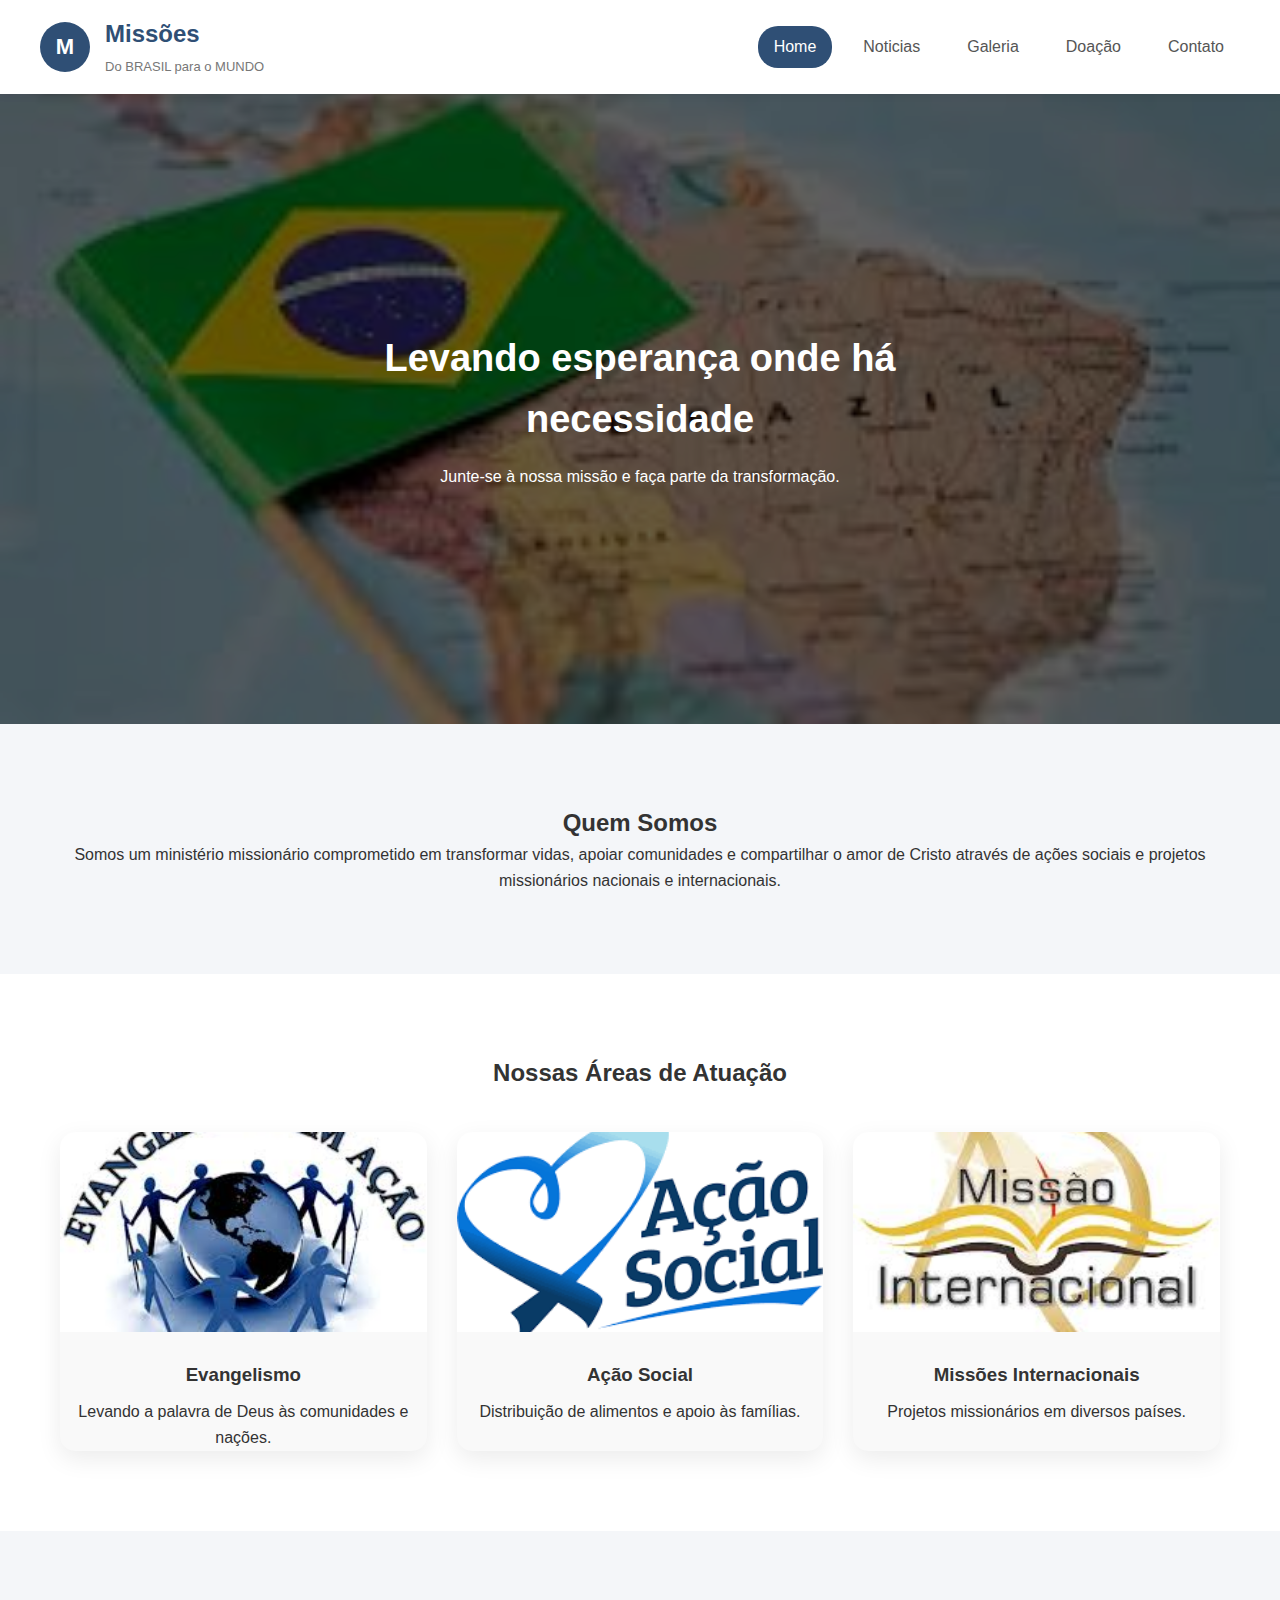
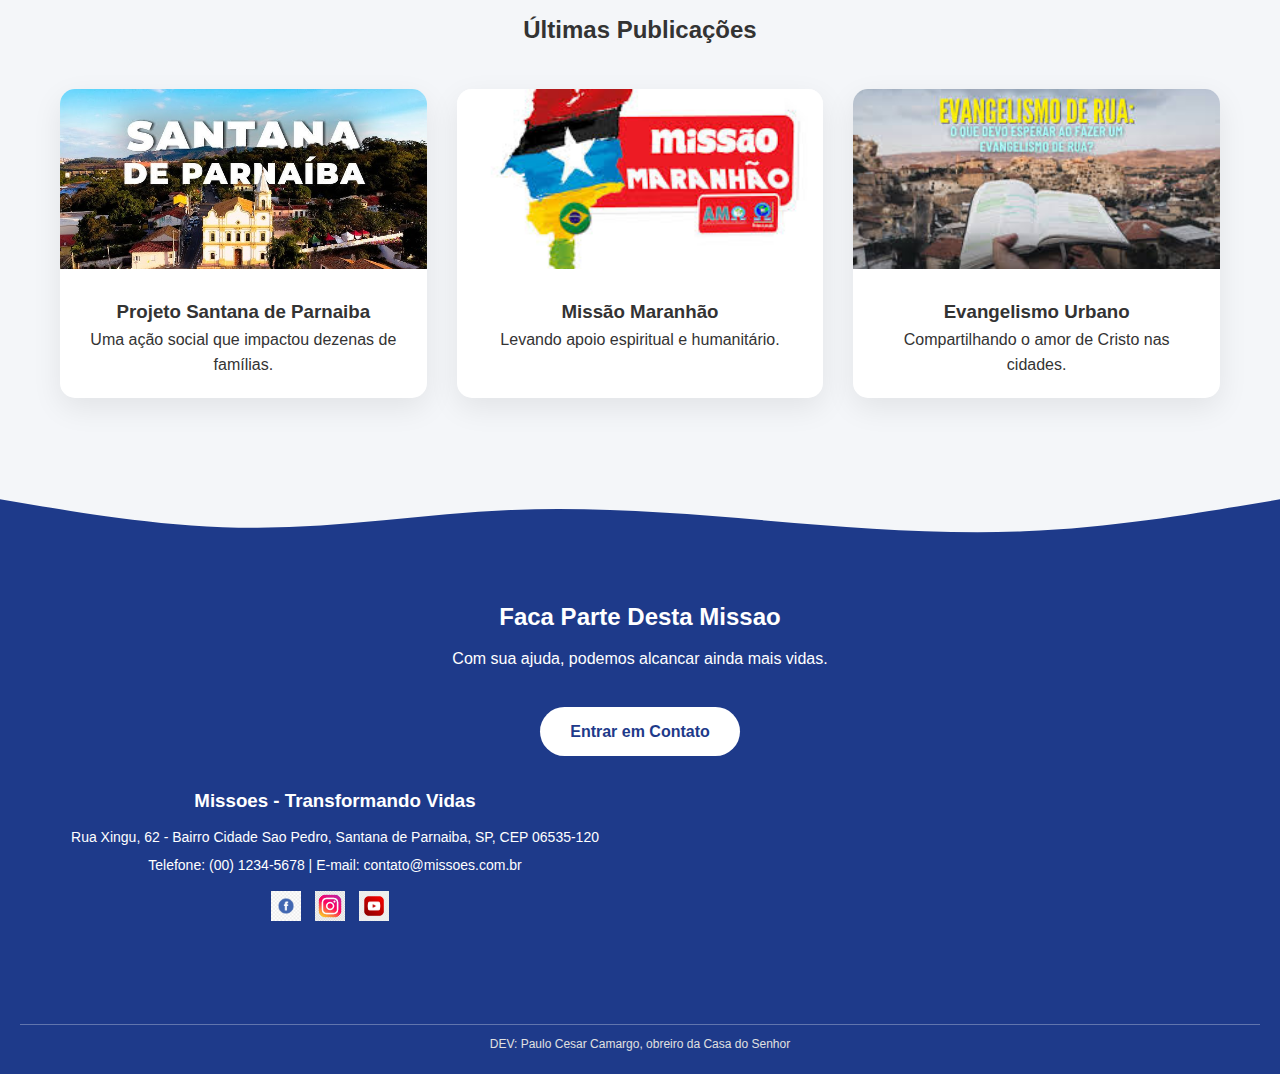
<file: index.html>
<!DOCTYPE html>
<html lang="pt-br">
<head>
<meta charset="UTF-8">
<meta name="viewport" content="width=device-width, initial-scale=1.0">
<title>Missões - Transformando Vidas</title>
<link rel="stylesheet" href="css/footer.css">
<link rel="stylesheet" href="css/header.css">
<link rel="stylesheet" href="css/style.css">
</head>
<body>

<div id="header"></div>

<!-- HERO MODERNO -->
<section class="hero">

    <div class="hero-slide active" style="background-image:url('assets/images/banner1.jpg')">
        <div class="hero-overlay"></div>
        <div class="hero-content">
            <h1>Levando esperança onde há necessidade</h1>
            <p>Junte-se à nossa missão e faça parte da transformação.</p>
            
        </div>
    </div>

    <div class="hero-slide" style="background-image:url('assets/images/banner2.jpg')">
        <div class="hero-overlay"></div>
        <div class="hero-content">
            <h1>Impactando famílias</h1>
            <p>Através de ações sociais e evangelismo.</p>
        </div>
    </div>

    <div class="hero-slide" style="background-image:url('assets/images/banner3.jpeg')">
        <div class="hero-overlay"></div>
        <div class="hero-content">
            <h1>Missões pelo mundo</h1>
            <p>Expandindo o Reino de Deus.</p>
        </div>
    </div>

</section>

<!-- SOBRE -->
<section class="sobre">
    <div class="container">
        <h2>Quem Somos</h2>
        <p>
            Somos um ministério missionário comprometido em transformar vidas,
            apoiar comunidades e compartilhar o amor de Cristo através de ações sociais
            e projetos missionários nacionais e internacionais.
        </p>
    </div>
</section>

<!-- ÁREAS -->
<section class="areas">
    <div class="container">
        <h2>Nossas Áreas de Atuação</h2>

        <div class="areas-grid">
            <div class="area-card">
                <img src="assets/images/area1.jpeg">
                <h3>Evangelismo</h3>
                <p>Levando a palavra de Deus às comunidades e nações.</p>
            </div>

            <div class="area-card">
                <img src="assets/images/acao_social.png">
                <h3>Ação Social</h3>
                <p>Distribuição de alimentos e apoio às famílias.</p>
            </div>

            <div class="area-card">
                <img src="assets/images/internacional.jpeg">
                <h3>Missões Internacionais</h3>
                <p>Projetos missionários em diversos países.</p>
            </div>
        </div>
    </div>
</section>

<!-- PUBLICAÇÕES -->
<section class="publicacoes">
    <div class="container">
        <h2>Últimas Publicações</h2>
        <div class="cards-grid">
            <div class="post-card">
                <img src="assets/images/santana.jpg">
                <div class="post-content">
                    <h3>Projeto Santana de Parnaiba</h3>
                    <p>Uma ação social que impactou dezenas de famílias.</p>
                </div>
            </div>

            <div class="post-card">
                <img src="assets/images/maranhao.jpeg">
                <div class="post-content">
                    <h3>Missão Maranhão</h3>
                    <p>Levando apoio espiritual e humanitário.</p>
                </div>
            </div>

            <div class="post-card">
                <img src="assets/images/evenDeRua.jpeg">
                <div class="post-content">
                    <h3>Evangelismo Urbano</h3>
                    <p>Compartilhando o amor de Cristo nas cidades.</p>
                </div>
            </div>
        </div>
    </div>
</section>



<div id="footer"></div>


<script src="js/include.js"></script>
<script src="js/home.js"></script>
<script src="js/script.js"></script>
</body>

</html>
</file>
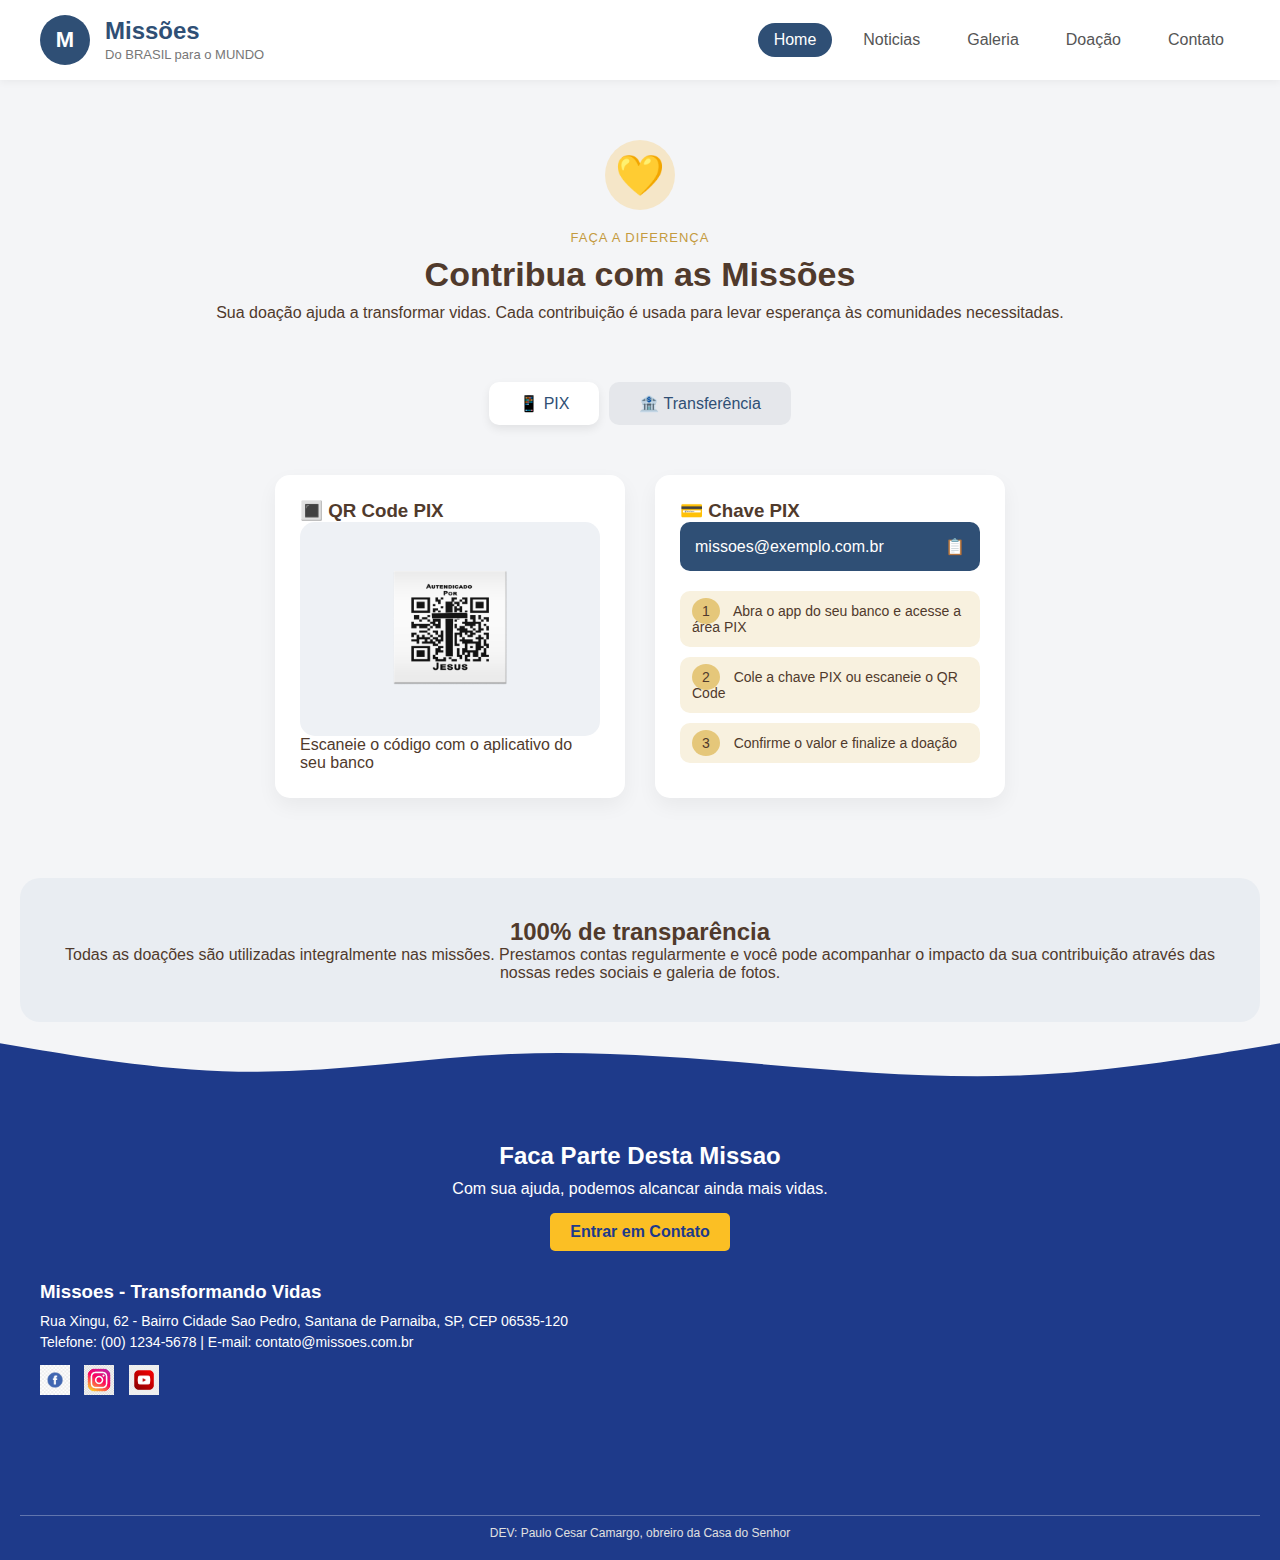
<file: doacao.html>
<!DOCTYPE html>
<html lang="pt-br">
<head>
    <meta charset="UTF-8">
    <meta name="viewport" content="width=device-width, initial-scale=1.0">
    <title>Faça a diferença</title>
    
    <link rel="stylesheet" href="css/header.css">
     <link rel="stylesheet" href="css/doacao.css">
     <link rel="stylesheet" href="css/footer.css">
</head>
<body>
    <!--include-->
    <div id="header"></div>
    <!--include-->
<section class="topo">
    <div class="icone">💛</div>
    <span class="subtitulo">FAÇA A DIFERENÇA</span>
    <h1>Contribua com as Missões</h1>
    <p>Sua doação ajuda a transformar vidas. Cada contribuição é usada para levar esperança às comunidades necessitadas.</p>
</section>

<section class="tabs">
    <button class="tab active" onclick="mostrarAba('pix')">📱 PIX</button>
    <button class="tab" onclick="mostrarAba('transferencia')">🏦 Transferência</button>
</section>

<section id="pix" class="conteudo active">

    <div class="card">
        <h3>🔳 QR Code PIX</h3>
        <div class="qr-box">
            <img src="assets/images/qr.png" alt="QR Code PIX">
        </div>
        <p>Escaneie o código com o aplicativo do seu banco</p>
    </div>

    <div class="card">
        <h3>💳 Chave PIX</h3>
        <div class="pix-chave">
            missoes@exemplo.com.br
            <span onclick="copiarPix()">📋</span>
        </div>

        <div class="passos">
            <div><span>1</span> Abra o app do seu banco e acesse a área PIX</div>
            <div><span>2</span> Cole a chave PIX ou escaneie o QR Code</div>
            <div><span>3</span> Confirme o valor e finalize a doação</div>
        </div>
    </div>

</section>

<section id="transferencia" class="conteudo">

    <div class="card centralizado">
        <h3>🏦 Dados Bancários</h3>
        <br>
        <p><strong>Banco:</strong> Banco do Brasil</p>
        <br>
        <p><strong>Agência:</strong> 0001</p>
        <br>
        <p><strong>Conta:</strong> 12345-6</p>
        <br>
        <p><strong>Nome:</strong> Missões Transformando Vidas</p>
        <br>
        <button onclick="copiarTransferencia()">Copiar Dados</button>
    </div>

</section>

<section class="transparencia">
    <h2>100% de transparência</h2>
    <p>Todas as doações são utilizadas integralmente nas missões. Prestamos contas regularmente
        e você pode acompanhar o impacto da sua contribuição através das nossas redes
        sociais e galeria de fotos.
    </p>
</section>

<div id="footer"></div>


    
    <script src="js/include.js"></script>
    <script src="js/script.js"></script>
</body>

</html>
</file>
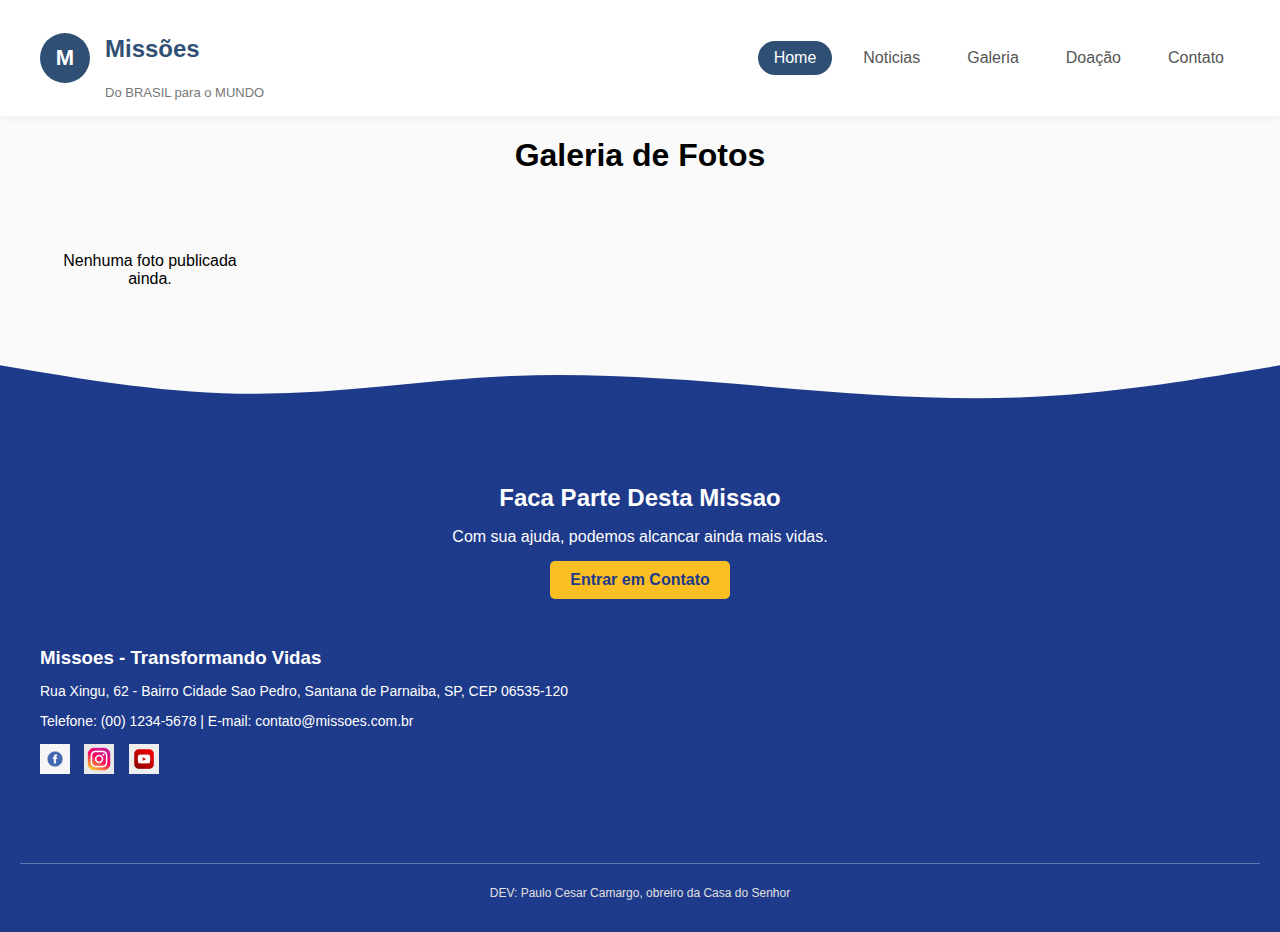
<file: galeria.html>
<!DOCTYPE html>
<html lang="pt-br">
<head>
<meta charset="UTF-8">
<meta name="viewport" content="width=device-width, initial-scale=1.0">
<title>Galeria</title>

<link rel="stylesheet" href="css/header.css">
<link rel="stylesheet" href="css/galeria.css">
<link rel="stylesheet" href="css/footer.css">
</head>
<body>

<div id="header"></div>

<h1  style='text-align:center;'>Galeria de Fotos</h1>
<div id="gridGaleria" class="grid-galeria"></div>

<div id="lightbox" class="lightbox">
    <img id="lightboxImg">
</div>

<div id="footer"></div>
 

<script src="js/include.js"></script>
<script src="js/galeria.js"></script>
<script src="js/script.js"></script>

</body>
</html>
</file>
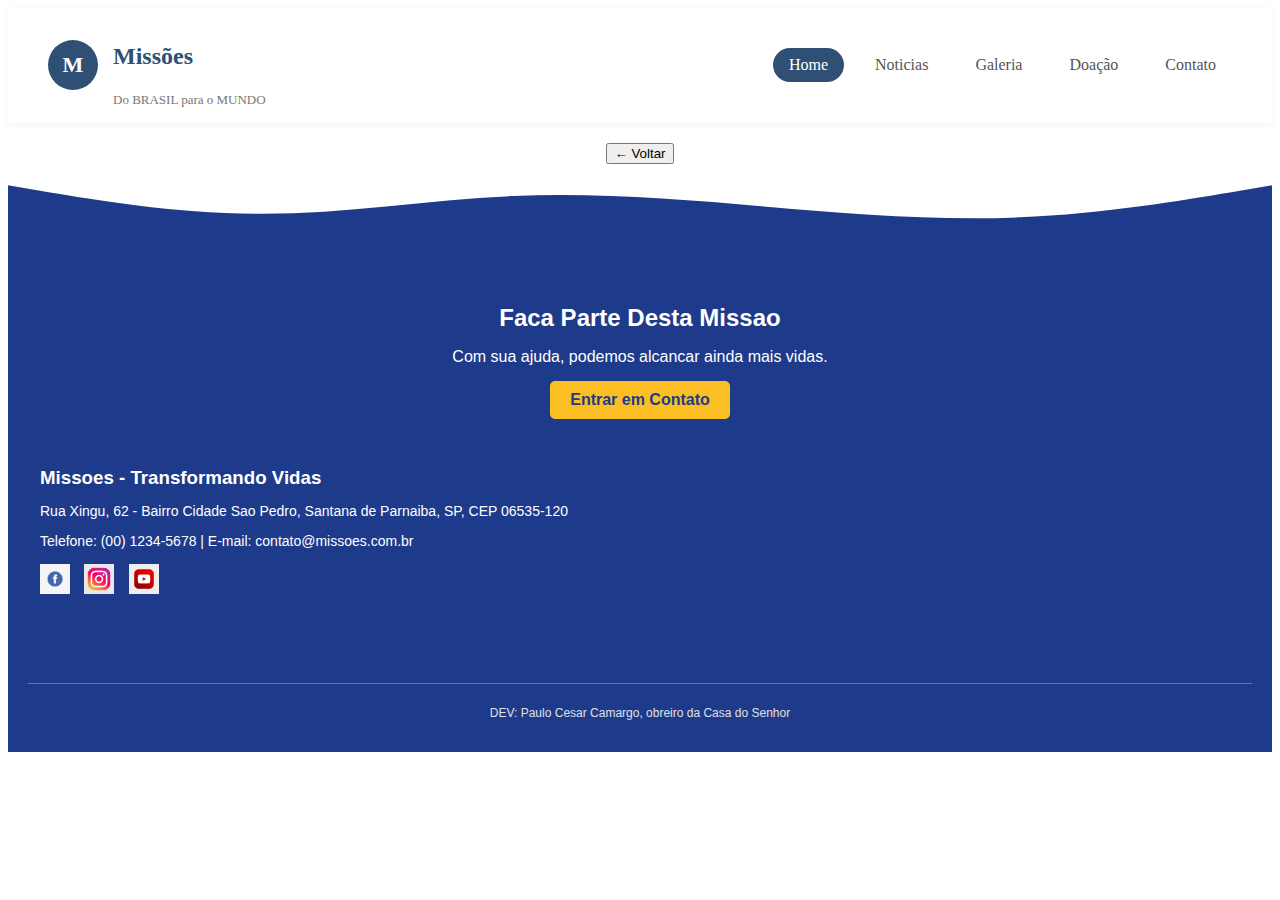
<file: noticia.html>
<!DOCTYPE html>
<html lang="pt-br">
<head>
<meta charset="UTF-8">
 <meta name="viewport" content="width=device-width, initial-scale=1.0">
<title>Notícia</title>
<link rel="stylesheet" href="css/noticiaIndividual.css">
<link rel="stylesheet" href="css/header.css">
<link rel="stylesheet" href="css/footer.css">
</head>
<body>

<div id="header"></div>

<section class="container-noticias">
    <div id="noticiaCompleta"></div>
    <div style="text-align:center; margin-top:20px;">
        <button onclick="voltarPagina()" class="btn-voltar">← Voltar</button>
    </div>
</section>

<div id="footer"></div>


<script src="js/include.js"></script>
<script src="js/noticia-individual.js"></script>



</body>
</html>
</file>
<file: css/footer.css>
.footer {
  position: relative;
  margin-top: 80px;
  background-color: #1e3a8a;
  color: #fff;
  font-family: 'Arial', sans-serif;
  padding: 40px 20px 20px;
}

.footer-wave {
  position: absolute;
  top: -80px;
  left: 0;
  width: 100%;
  line-height: 0;
  overflow: hidden;
}

.footer-wave svg {
  display: block;
  width: 100%;
  height: 80px;
}

.footer-container {
  max-width: 1200px;
  margin: 0 auto;
}

.footer-cta {
  text-align: center;
  margin-bottom: 30px;
}

.footer-cta h2 {
  font-size: 24px;
  margin-bottom: 10px;
}

.footer-cta p {
  font-size: 16px;
  margin-bottom: 15px;
}

.btn-secondary {
  display: inline-block;
  padding: 10px 20px;
  background-color: #fbbf24;
  color: #1e3a8a;
  text-decoration: none;
  font-weight: bold;
  border-radius: 5px;
  transition: background 0.3s;
}

.btn-secondary:hover {
  background-color: #f59e0b;
}

.footer-main {
  display: flex;
  flex-wrap: wrap;
  justify-content: space-between;
  gap: 20px;
  margin-bottom: 30px;
}

.footer-info {
  flex: 1 1 300px;
}

.footer-info h3 {
  margin-bottom: 10px;
}

.footer-info p {
  margin-bottom: 5px;
  font-size: 14px;
}

.footer-map {
  flex: 1 1 300px;
  text-align: center;
}

.footer-map iframe {
  width: 100%;
  height: 200px;
  border-radius: 5px;
}

.footer-creditos {
  text-align: center;
  font-size: 12px;
  border-top: 1px solid rgba(255, 255, 255, 0.3);
  padding-top: 10px;
  color: #e0e0e0;
}

.footer-socials {
  margin-top: 15px;
}

.footer-socials a {
  display: inline-block;
  margin-right: 10px;
  transition: transform 0.3s;
}

.footer-socials a img {
  width: 30px;
  height: 30px;
}

.footer-socials a:hover {
  transform: scale(1.1);
}

/* RESPONSIVO */
@media (max-width: 768px) {
  .footer {
    margin-top: 60px;
  }

  .footer-wave {
    top: -60px;
  }

  .footer-wave svg {
    height: 60px;
  }

  .footer-main {
    flex-direction: column;
    align-items: center;
  }

  .footer-info,
  .footer-map {
    text-align: center;
  }
}
</file>
<file: css/header.css>
/* HEADER */
.header {
    display: flex;
    justify-content: space-between;
    align-items: center;
    padding: 15px 40px;
    background: #fff;
    box-shadow: 0 2px 8px rgba(0,0,0,0.05);
    position: relative;
    z-index: 1000;
}

.logo-area {
    display: flex;
    align-items: center;
    gap: 15px;
}

.logo-circle {
    width: 50px;
    height: 50px;
    background: #2f4f75;
    color: #fff;
    border-radius: 50%;
    display: flex;
    align-items: center;
    justify-content: center;
    font-size: 22px;
    font-weight: bold;
}

.logo-area h2 { color: #2f4f75; }
.logo-area span { font-size: 13px; color: #777; }

/* MENU */
.menu {
    display: flex;
    gap: 15px;
}

.menu a {
    text-decoration: none;
    color: #555;
    padding: 8px 16px;
    border-radius: 20px;
    font-weight: 500;
    transition: 0.3s;
}

.menu a:hover { background: #eaeef5; }
.menu a.active { background: #2f4f75; color: #fff; }

/* HAMBURGUER */
.menu-toggle {
    display: none;
    font-size: 28px;
    cursor: pointer;
    background: none;
    border: none;
}

/* RESPONSIVO */
@media (max-width: 768px) {
.menu {
    position: fixed;
    top: 0;
    right: -300px;
    width: 260px;
    height: 100vh;
    background: #bcc9dd;
    flex-direction: column;
    padding: 80px 20px;
    transition: right 0.3s ease;
    box-shadow: -5px 0 20px rgba(0,0,0,0.15);
    z-index: 1002;
}

.menu.ativo { right: 0; }

.menu a { margin: 15px 0; }

.menu-toggle { display: block; }
}

/* OVERLAY */
.menu-overlay {
    position: fixed;
    inset: 0;
    background: rgba(0,0,0,0.4);
    opacity: 0;
    visibility: hidden;
    transition: opacity 0.3s ease;
    z-index: 999;
}

.menu-overlay.ativo {
    opacity: 1;
    visibility: visible;
}


/* BLOQUEIO SCROLL */
body.no-scroll { overflow: hidden; }
</file>
<file: css/style.css>
*{
margin:0;
padding:0;
box-sizing:border-box;
}

body{
font-family:'Segoe UI',sans-serif;
background:#f4f6f9;
color:#333;
line-height:1.6;
}

.container{
max-width:1200px;
margin:auto;
padding:0 20px;
}

/* HERO */
.hero{
position:relative;
height:70vh;
overflow:hidden;
}

.hero-slide{
position:absolute;
inset:0;
background-size:cover;
background-position:center;
opacity:0;
transition:opacity 1s ease-in-out;
display:flex;
align-items:center;
justify-content:center;
}

.hero-slide.active{
opacity:1;
}

.hero-overlay{
position:absolute;
inset:0;
background:rgba(0,0,0,.6);
}

.hero-content{
position:relative;
color:white;
text-align:center;
max-width:700px;
}

.hero-content h1{
font-size:38px;
margin-bottom:15px;
}

.btn-primary{
display:inline-block;
margin-top:20px;
padding:12px 30px;
background:#00aa66;
color:white;
border-radius:30px;
text-decoration:none;
transition:.3s;
}

.btn-primary:hover{
background:#008f55;
}

/* SOBRE */
.sobre{
padding:80px 0;
text-align:center;
}

/* ÁREAS */
.areas{
padding:80px 0;
background:#fff;
text-align:center;
}

.areas-grid{
display:grid;
grid-template-columns:repeat(auto-fit,minmax(280px,1fr));
gap:30px;
margin-top:40px;
}

.area-card{
background:#f9f9f9;
border-radius:15px;
overflow:hidden;
box-shadow:0 8px 25px rgba(0,0,0,.08);
transition:.3s;
}

.area-card:hover{
transform:translateY(-8px);
}

.area-card img{
width:100%;
height:200px;
object-fit:cover;
}

.area-card h3{
margin:20px 0 10px;
}

/* PUBLICAÇÕES */
.publicacoes{
padding:80px 0;
text-align:center;
}

.cards-grid{
display:grid;
grid-template-columns:repeat(auto-fit,minmax(250px,1fr));
gap:30px;
margin-top:40px;
}

.post-card{
background:white;
border-radius:15px;
overflow:hidden;
box-shadow:0 10px 30px rgba(0,0,0,.08);
transition:.3s;
}

.post-card:hover{
transform:translateY(-6px);
}

.post-card img{
width:100%;
height:180px;
object-fit:cover;
}

.post-content{
padding:20px;
}

/* CTA */
.cta{
padding:80px 20px;
text-align:center;
background:linear-gradient(135deg,#1e3a8a,#00aa66);
color:white;
}

.btn-secondary{
display:inline-block;
margin-top:20px;
padding:12px 30px;
background:white;
color:#1e3a8a;
border-radius:30px;
text-decoration:none;
font-weight:bold;
}

/* FOOTER */
footer{
background:#111;
color:white;
text-align:center;
padding:20px;
}

/* RESPONSIVO */
@media(max-width:768px){
.hero{
height:50vh;
}

.hero-content h1{
font-size:22px;
}
}
</file>
<file: css/doacao.css>
* {
    margin: 0;
    padding: 0;
    box-sizing: border-box;
}

body {
    margin: 0;
    font-family: 'Segoe UI', sans-serif;
    background: #f4f5f7;
    color: #503a2c;
}

.topo {
    text-align: center;
    padding: 60px 20px 30px;
}

.icone {
    font-size: 40px;
    background: #f5e6c8;
    width: 70px;
    height: 70px;
    border-radius: 50%;
    line-height: 70px;
    margin: auto;
}

.subtitulo {
    display: block;
    margin-top: 20px;
    font-size: 13px;
    color: #c49b3f;
    letter-spacing: 1px;
}

h1 {
    margin: 10px 0;
    font-size: 34px;
}

.tabs {
    display: flex;
    justify-content: center;
    margin: 30px 0;
}

.tab {
    padding: 12px 30px;
    border: none;
    background: #e5e7eb;
    cursor: pointer;
    font-size: 16px;
    border-radius: 10px;
    margin: 0 5px;
    color: #2f4f75;
}

.tab.active {
    background: white;
    box-shadow: 0 4px 10px rgba(0,0,0,0.08);
}

.conteudo {
    display: none;
    justify-content: center;
    gap: 30px;
    padding: 20px;
    flex-wrap: wrap;
}

.conteudo.active {
    display: flex;
}

.card {
    background: white;
    padding: 25px;
    width: 350px;
    border-radius: 15px;
    box-shadow: 0 8px 20px rgba(0,0,0,0.05);
}

.qr-box {
    background: #eef1f5;
    padding: 30px;
    border-radius: 15px;
    text-align: center;
}

.qr-box img {
    width: 150px;
}

.pix-chave {
    background: #2f4f75;
    color: white;
    padding: 15px;
    border-radius: 10px;
    margin-bottom: 20px;
    display: flex;
    justify-content: space-between;
    align-items: center;
}

.pix-chave span {
    cursor: pointer;
}

.passos div {
    background: #f8f1df;
    padding: 12px;
    border-radius: 10px;
    margin-bottom: 10px;
    font-size: 14px;
}

.passos span {
    background: #e5c77a;
    padding: 5px 10px;
    border-radius: 50%;
    margin-right: 10px;
}

.centralizado {
    text-align: center;
}

button {
    padding: 10px 20px;
    background: #2f4f75;
    color: white;
    border: none;
    border-radius: 8px;
    cursor: pointer;
}

.transparencia {
    background: #e9edf2;
    margin: 60px 20px;
    padding: 40px;
    text-align: center;
    border-radius: 20px;
}

@media (max-width: 768px) {
    .conteudo {
        flex-direction: column;
        align-items: center;
    }
    .header { 
        background-color: #1e3a8a; /* azul suave */
    
    }
    .logo-area h2 { color: #FFF; }
    .logo-area span { font-size: 13px; color: #FFF; }
}
</file>
<file: css/galeria.css>
body {
    font-family: 'Segoe UI', sans-serif;
    background: #fafafa;
    margin:0;
}

/* GRID INSTAGRAM */
.grid-galeria {
    display: grid;
    grid-template-columns: repeat(auto-fill, minmax(220px, 1fr));
    gap: 25px;
    padding: 40px;
}

/* CARD */
.card {
    background: #fff;
    border-radius: 15px;
    overflow: hidden;
    box-shadow: 0 5px 20px rgba(0,0,0,.08);
    transition: all .3s ease;
    cursor: pointer;
}

.card:hover {
    transform: translateY(-6px);
    box-shadow: 0 15px 35px rgba(0,0,0,.15);
}

/* WRAPPER IMAGEM */
.imagem-wrapper {
    position: relative;
    overflow: hidden;
}

/* IMAGEM */
.card img {
    width: 100%;
    height: 220px;
    object-fit: cover;
    transition: transform .5s ease;
}

/* EFEITO INSTAGRAM ZOOM */
.card:hover img {
    transform: scale(1.08);
}

/* TÍTULO SOBREPOSTO */
.card h3 {
    position: absolute;
    bottom: 0;
    width: 100%;
    margin:0;
    padding: 12px;
    font-size: 15px;
    color: white;
    background: linear-gradient(to top, rgba(0,0,0,.8), rgba(0,0,0,0));
    text-align: center;
}

/* CARD DESCRIÇÃO ABAIXO */
.descricao-card {
    padding: 15px;
    font-size: 14px;
    color: #555;
    background: #fff;
    border-top: 1px solid #eee;
}

/* LIGHTBOX ESTILO MODERNO */
.lightbox{
    display:none;
    position:fixed;
    inset:0;
    background:rgba(0,0,0,.95);
    justify-content:center;
    align-items:center;
    z-index:9999;
    animation: fadeIn .3s ease;
}

.lightbox img{
    max-width:85%;
    max-height:85%;
    border-radius:15px;
    animation: zoomIn .3s ease;
}

/* ANIMAÇÕES */
@keyframes fadeIn{
    from{opacity:0;}
    to{opacity:1;}
}

@keyframes zoomIn{
    from{transform:scale(.8);}
    to{transform:scale(1);}
}
</file>
<file: css/noticiaIndividual.css>
/* ===== NOTÍCIA INDIVIDUAL ===== */

.layout-noticia{
    display:flex;
    gap:40px;
    align-items:flex-start;
    background:#fff;
    padding:40px;
    border-radius:12px;
    box-shadow:0 10px 30px rgba(0,0,0,.08);
    margin-top:30px;
}

.imagem-noticia{
    flex:1;
}

.imagem-noticia img{
    width:100%;
    max-width:350px;
    border-radius:12px;
    object-fit:cover;
}

.conteudo-noticia-individual{
    flex:2;
}

.conteudo-noticia-individual h1{
    font-size:34px;
    margin:0;
    font-weight:700;
    color:#222;
}

.linha{
    width:60px;
    height:4px;
    background:#00aa66;
    margin:15px 0 25px 0;
    border-radius:4px;
}

.conteudo-noticia-individual p{
    font-size:17px;
    line-height:1.8;
    color:#444;
    text-align:justify;
}

/* RESPONSIVO */
@media(max-width:768px){

    .layout-noticia{
        flex-direction:column;
        padding:20px;
    }

    .imagem-noticia img{
        max-width:100%;
    }

    .conteudo-noticia-individual h1{
        font-size:26px;
    }
}
</file>
